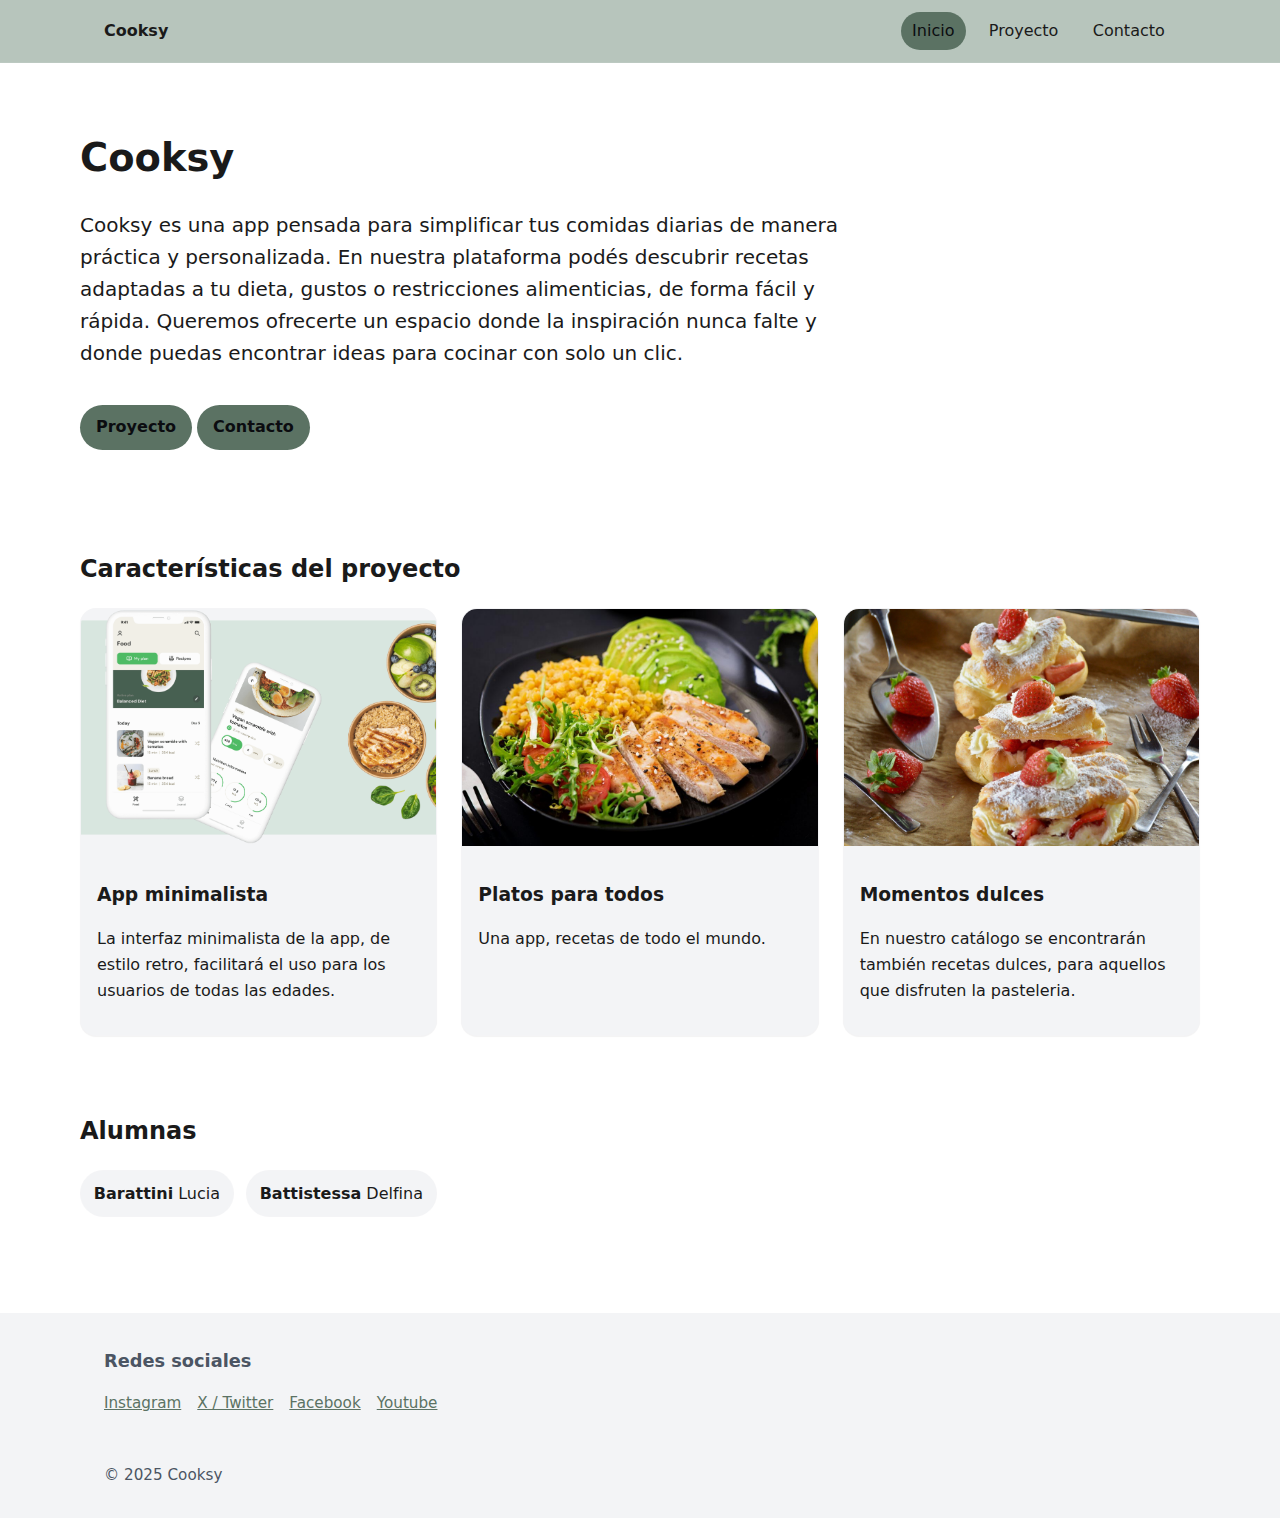
<file: index.html>
<!doctype html>
<html lang="es">
<head>
  <meta charset="utf-8">
  <meta name="viewport" content="width=device-width, initial-scale=1">
  <title>Sobre Cooksy</title>
  <meta name="description" content="Sobre Cooksy">
  <link rel="stylesheet" href="css/styles.css">
</head>
<body>
  <a class="skip-link" href="#contenido">Saltar al contenido</a>
  <header class="site-header" role="banner">
    <div class="container">
      <a class="brand" href="index.html">Cooksy</a>
      <nav class="site-nav" aria-label="Principal">
        <ul>
          <li><a href="index.html" aria-current="page">Inicio</a></li>
          <li><a href="proyecto.html">Proyecto</a></li>
          <li><a href="contacto.html">Contacto</a></li>
        </ul>
      </nav>
    </div>
  </header>

  <main id="contenido" tabindex="-1">
    <section class="hero container">
      <h1>Cooksy</h1>
      <p>Cooksy es una app pensada para simplificar tus comidas diarias de manera práctica y personalizada.
        En nuestra plataforma podés descubrir recetas adaptadas a tu dieta, gustos o restricciones alimenticias, de forma fácil y rápida.
        Queremos ofrecerte un espacio donde la inspiración nunca falte y donde puedas encontrar ideas para cocinar con solo un clic.</p>
      <a class="button" href="proyecto.html">Proyecto</a>
      <a class="button" href="contacto.html">Contacto</a>
    </section>

    <section class="features container">
      <h2>Características del proyecto</h2>
      <div class="grid">
        <article class="card">
        <img class="card-img" src="assets/app.png" width="600" height="400" alt="Descripcion de la imagen.">
        <div class="card-body">
          <h3>App minimalista</h3>
          <p>La interfaz minimalista de la app, de estilo retro, facilitará el uso para los usuarios de todas las edades.</p>
        </div>
        </article>
        <article class="card">
          <img class="card-img" src="assets/plato.jpg" width="600" height="400" alt="Descripcion de la imagen.">
          <div class="card-body">
            <h3>Platos para todos</h3>
            <p>Una app, recetas de todo el mundo.</p>
          </div>
        </article>
        <article class="card">
          <img class="card-img" src="assets/dulce.jpg" width="600" height="400" alt="Descripcion de la imagen.">
          <div class="card-body">
            <h3>Momentos dulces</h3>
            <p>En nuestro catálogo se encontrarán también recetas dulces, para aquellos que disfruten la pasteleria.</p>
          </div>
        </article>
      </div>
    </section>
    <section Class="social-proof container">
      <h2>Alumnas</h2>
      <ul class="kpis" role="list">
        <li><strong>Barattini</strong> Lucia</li>
        <li><strong>Battistessa</strong> Delfina</li>
      </ul>
    </section>
  </main>

  <footer class="site-footer">
    <div class="container">
      <h3> Redes sociales</h3>
      <ul class="social-links">
        <li><a href="https://www.instagram.com/" aria-label="Instagram">Instagram</a></li>
        <li><a href="https://x.com/" aria-label="X">X / Twitter</a></li>
        <li><a href="https://www.facebook.com/" aria-label="Facebook">Facebook</a></li>
        <li><a href="https://www.youtube.com/" aria-label="Youtube">Youtube</a></li>
      </ul>
    </div>
    <div class="container">
      <p>© <span id="anio">2025</span> Cooksy <span class="u-visually-hidden">Todos los derechos reservados.</span></p>
    </div>
  </footer>
</body>
</html>
</file>
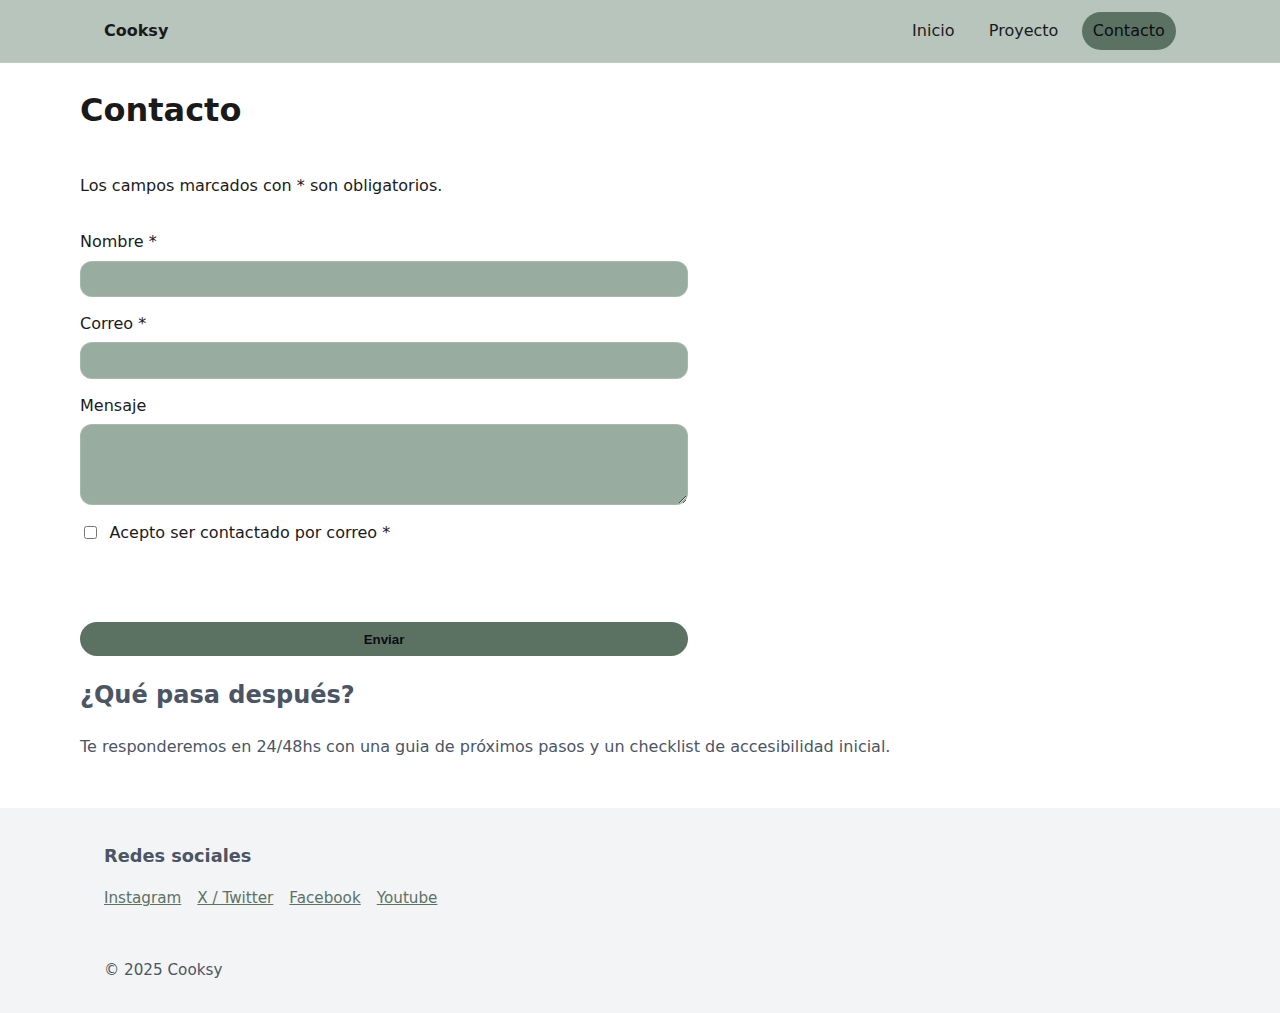
<file: contacto.html>
<!doctype html>
<html lang="es">
<head>
  <meta charset="utf-8">
  <meta name="viewport" content="width=device-width, initial-scale=1">
  <title>Mini sitio · Contacto</title>
  <meta name="description" content="Formulario accesible de contacto.">
  <link rel="stylesheet" href="css/styles.css">
</head>
<body>
  <a class="skip-link" href="#contenido">Saltar al contenido</a>
  <header class="site-header" role="banner">
    <div class="container">
      <a class="brand" href="index.html">Cooksy</a>
      <nav class="site-nav" aria-label="Principal">
        <ul>
          <li><a href="index.html">Inicio</a></li>
          <li><a href="proyecto.html">Proyecto</a></li>
          <li><a href="contacto.html" aria-current="page">Contacto</a></li>
        </ul>
      </nav>
    </div>
  </header>

  <main id="contenido" tabindex="-1">
    <section class="container">
          <div class="contact-form">
          <h1>Contacto</h1>
          <div class="wrap-form">
          <form class="form" id="contactForm" aria-describedby="ayuda-form">
            <p id="ayuda-form">Los campos marcados con <span aria-hidden="true">*</span> son obligatorios.</p>

            <div class="form-control">
              <label for="nombre">Nombre <span aria-hidden="true">*</span></label>
              <input id="nombre" name="nombre" type="text" required autocomplete="name">
            </div>

            <div class="form-control">
              <label for="email">Correo <span aria-hidden="true">*</span></label>
              <input id="email" name="email" type="email" required autocomplete="email">
            </div>

            <div class="form-control">
              <label for="mensaje">Mensaje</label>
              <textarea id="mensaje" name="mensaje" rows="4"></textarea>
            </div>

            <div class="form-control form-check">
              <input id="acepto" name="acepto" type="checkbox" required>
              <label for="acepto">Acepto ser contactado por correo <span aria-hidden= "true">*</span></label>
            </div>

            <p id="form-status" aria-live="polite"> </p>
            <button class="button" id="submitButton" type="submit">Enviar</button>
          </form>
        </div>
        </div>
    </section>

    <aside class="container note">
      <h2>¿Qué pasa después?</h2>
      <p>Te responderemos en 24/48hs con una guia de próximos pasos y un checklist de accesibilidad inicial.</p>
    </aside>

    <script src="js/form.js" defer></script>

  </main>

 <footer class="site-footer">
  <div class="container">
      <h3> Redes sociales</h3>
      <ul class="social-links">
         <li><a href="https://www.instagram.com/" aria-label="Instagram">Instagram</a></li>
        <li><a href="https://x.com/" aria-label="X">X / Twitter</a></li>
        <li><a href="https://www.facebook.com/" aria-label="Facebook">Facebook</a></li>
        <li><a href="https://www.youtube.com/" aria-label="Youtube">Youtube</a></li>
      </ul>
    </div>
    <div class="container">
      <p>© <span id="anio">2025</span> Cooksy <span class="u-visually-hidden">Todos los derechos reservados.</span></p>
    </div>
  </footer>
</body>
</html>
</file>
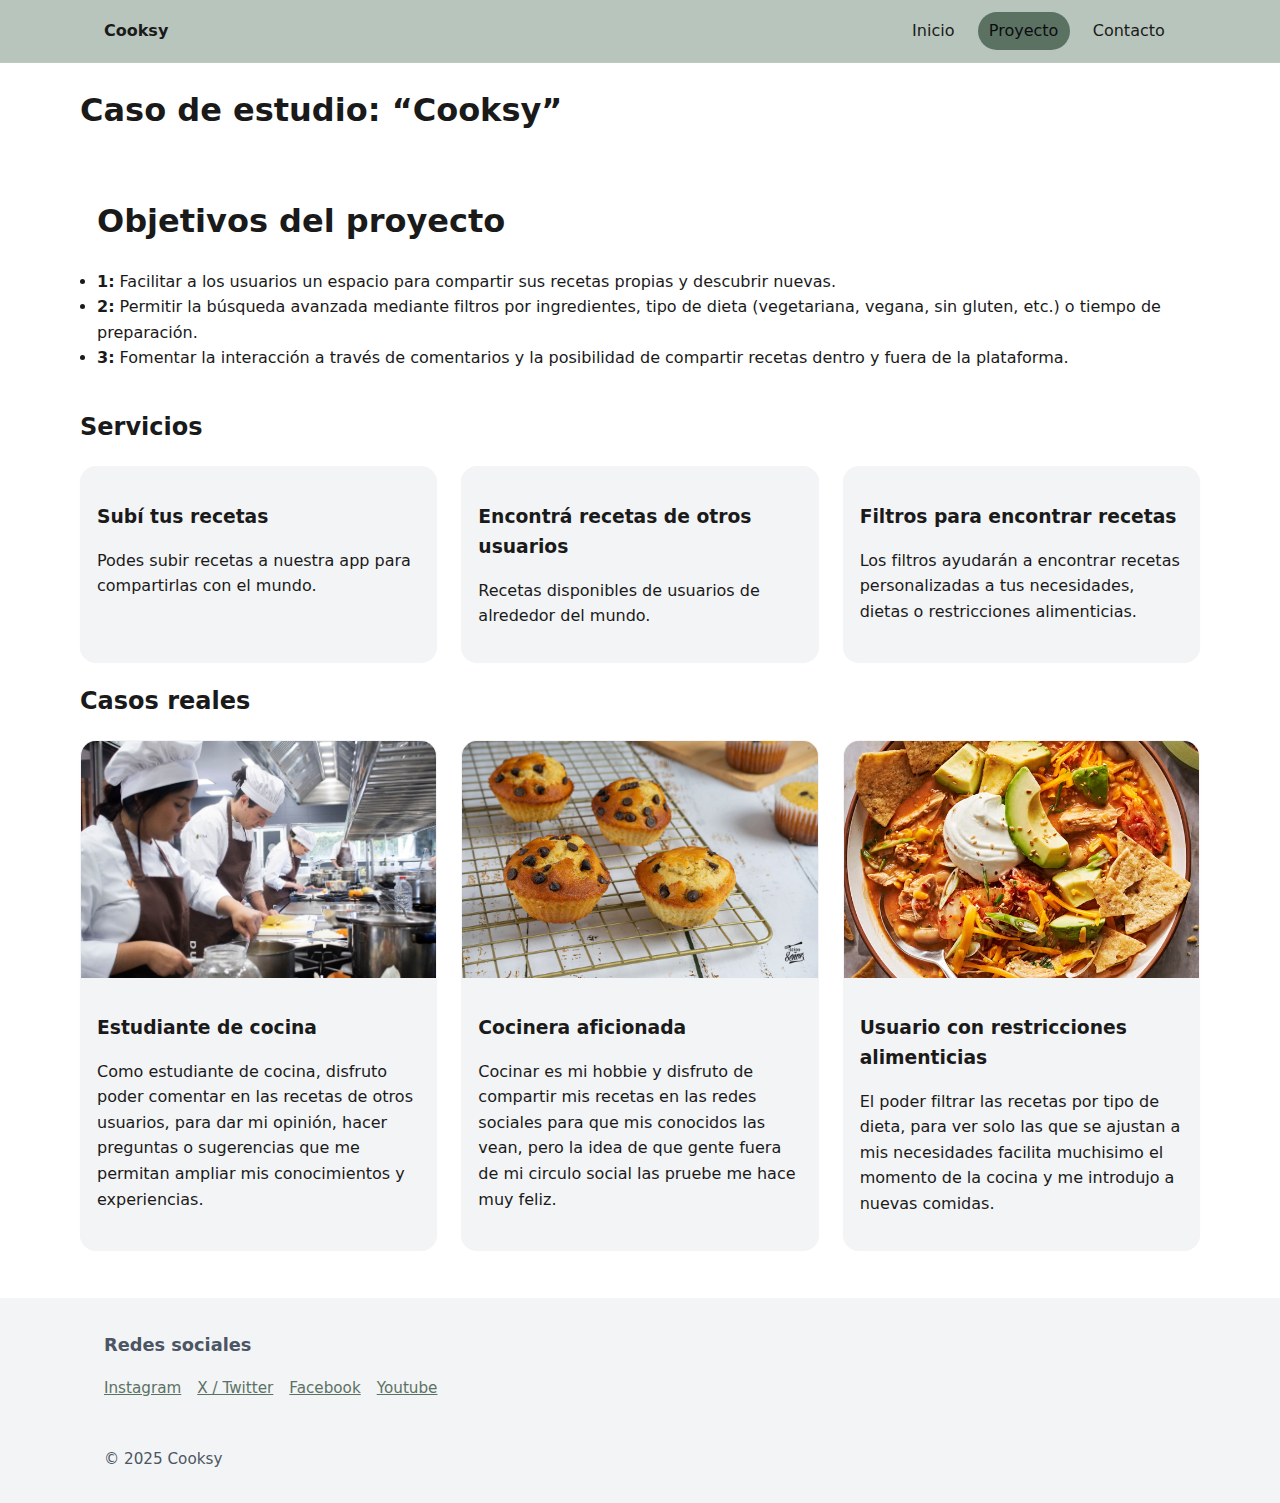
<file: proyecto.html>
<!doctype html>
<html lang="es">
<head>
  <meta charset="utf-8">
  <meta name="viewport" content="width=device-width, initial-scale=1">
  <title>Sobre Cooksy</title>
  <meta name="description" content="Sobre Cooksy">
  <link rel="stylesheet" href="css/styles.css">
</head>
<body>
  <a class="skip-link" href="#contenido">Saltar al contenido</a>
  <header class="site-header" role="banner">
    <div class="container">
      <a class="brand" href="index.html">Cooksy</a>
      <nav class="site-nav" aria-label="Principal">
        <ul>
          <li><a href="index.html">Inicio</a></li>
          <li><a href="proyecto.html" aria-current="page">Proyecto</a></li>
          <li><a href="contacto.html">Contacto</a></li>
        </ul>
      </nav>
    </div>
  </header>

  <main id="contenido" tabindex="-1">

    <header class="page-header container">
      <h1>Caso de estudio: “Cooksy”</h1>
    </header>

    <section class="container trace">
      <h1>Objetivos del proyecto</h1>
        <li><strong>1:</strong> Facilitar a los usuarios un espacio para compartir sus recetas propias y descubrir nuevas.</li>
        <li><strong>2:</strong> Permitir la búsqueda avanzada mediante filtros por ingredientes, tipo de dieta (vegetariana, vegana, sin gluten, etc.) o tiempo de preparación.</li>
        <li><strong>3:</strong> Fomentar la interacción a través de comentarios y la posibilidad de compartir recetas dentro y fuera de la plataforma.</li>
      </ul>
    </section>
    <section class="container" aria-labelledby="servicios">
      <h2 id="servicios">Servicios</h2>
      <div class="grid grid-3">
        <article class="card">
          <div class="card-body">
            <h3>Subí tus recetas</h3>
            <p>Podes subir recetas a nuestra app para compartirlas con el mundo.</p>
          </div>
        </article>
        <article class="card">
          <div class="card-body">
            <h3>Encontrá recetas de otros usuarios</h3>
            <p>Recetas disponibles de usuarios de alrededor del mundo.</p>
          </div>
        </article>
        <article class="card">
          <div class="card-body">
            <h3>Filtros para encontrar recetas</h3>
            <p>Los filtros ayudarán a encontrar recetas personalizadas a tus necesidades, dietas o restricciones alimenticias.</p>
          </div>
        </article>
      </div>
    </section>


    <section class="container">
      <h2>Casos reales</h2>
      <div class="grid grid-3">
        <article class="card">
          <img class="card-img" src="assets/estudiantes.jpg" width="600" height="400" alt="Descripción breve de la imagen 1.">
          <div class="card-body">
            <h3>Estudiante de cocina</h3>
            <p>Como estudiante de cocina, disfruto poder comentar en las recetas de otros usuarios, para dar mi opinión, hacer preguntas o sugerencias que me permitan ampliar mis conocimientos
              y experiencias. 
            </p>
          </div>
        </article>
        <article class="card">
          <img class="card-img" src="assets/muffins.jpg" width="600" height="400" alt="Descripción breve de la imagen 2.">
          <div class="card-body">
            <h3>Cocinera aficionada</h3>
            <p>Cocinar es mi hobbie y disfruto de compartir mis recetas en las redes sociales para que mis conocidos las vean, pero la idea de que gente fuera de mi circulo social las pruebe me hace muy feliz.</p>
          </div>
        </article>
        <article class="card">
          <img class="card-img" src="assets/notacc.avif" width="600" height="400" alt="Descripción breve de la imagen 3.">
          <div class="card-body">
            <h3>Usuario con restricciones alimenticias</h3>
            <p>El poder filtrar las recetas por tipo de dieta, para ver solo las que se ajustan a mis necesidades facilita muchisimo el momento de la cocina y me introdujo a nuevas comidas.</p>
          </div>
        </article>
      </div>
    </section>
  </main>

  <footer class="site-footer">
    <div class="container">
      <h3> Redes sociales</h3>
      <ul class="social-links">
        <li><a href="https://www.instagram.com/" aria-label="Instagram">Instagram</a></li>
        <li><a href="https://x.com/" aria-label="X">X / Twitter</a></li>
        <li><a href="https://www.facebook.com/" aria-label="Facebook">Facebook</a></li>
        <li><a href="https://www.youtube.com/" aria-label="Youtube">Youtube</a></li>
      </ul>
    </div>
    <div class="container">
      <p>© <span id="anio">2025</span> Cooksy <span class="u-visually-hidden">Todos los derechos reservados.</span></p>
    </div>
  </footer>
</body>
</html>
</file>
<file: css/styles.css>
/* ===== Variables y ajustes base ===== */
:root{
  --bg: #0b0c10;
  --text: #e6edf3;
  --muted: #9fb1c1;
  --brand: #7cd4fd;
  --surface: #15171c;
  --focus: #ffd76a;
  --radius: 16px;
  --maxw: 70rem;
  --space: clamp(1rem, 2.5vw, 1.5rem);
  --fs-1: clamp(1.25rem, 3vw, 1.75rem);
  --fs-2: clamp(1rem, 2vw, 1.25rem);
}

@media (prefers-color-scheme: light){
  :root{
    --bg:#ffffff;
    --text:#1a1a1a;
    --muted:#4b5563;
    --brand:#2563eb;
    --surface:#f3f4f6;
    --focus:#b45309;
    --ok:green;
    --danger:red; 
  }
}

*{ box-sizing:border-box; }
html:focus-within{ scroll-behavior:smooth; }
body{
  margin:0;
  font-family: system-ui, -apple-system, Segoe UI, Roboto, Ubuntu, Cantarell, Noto Sans, Arial, 'Apple Color Emoji','Segoe UI Emoji';
  line-height:1.6;
  background:var(--bg);
  color:var(--text);
}

img{ max-width:100%; height:auto; display:block; }
a{ color:var(--brand); }
a:focus-visible, button:focus-visible, input:focus-visible, textarea:focus-visible{
  outline: 3px solid var(--focus);
  outline-offset: 2px;
}

.u-visually-hidden{
  position:absolute !important;
  width:1px;height:1px;
  padding:0;margin:-1px; overflow:hidden; clip:rect(0 0 0 0); white-space:nowrap; border:0;
}
.u-aria-hidden{ letter-spacing:.02em; }

/* ===== Layout ===== */
.container{ width:min(100% - 2*var(--space), var(--maxw)); margin-inline:auto; }
.site-header{
  background: #b7c5bc; border-bottom:1px solid rgba(255,255,255,.08);
  white-space: nowrap;
}
.site-header .container{
  display:flex; gap:var(--space); align-items:center; justify-content:space-between;
  padding: .75rem var(--space);
}
.brand{ font-weight:700; text-decoration:none; color:var(--text); }

.site-nav ul{ list-style:none; display:flex; gap:.75rem; margin:0; padding:0; }
.site-nav a{
  display:inline-block; padding:.4rem .7rem; border-radius:999px; text-decoration:none; color:var(--text);
}
.site-nav a[aria-current="page"]{
  background: #5b7263; color:#0b0c10;
}

.skip-link{
  position:absolute; left:-10000px; top:auto; width:1px; height:1px; overflow:hidden;
}
.skip-link:focus{
  position:static; width:auto; height:auto; display:inline-block; margin: .5rem; padding:.5rem .75rem;
  background:var(--focus); color:#000;
}

.hero{ padding: clamp(2rem, 8vw, 4rem) 0; }
.hero h1{ font-size: clamp(1.8rem, 4vw, 2.4rem); margin:0 0 .5rem; }
.hero p{ font-size: var(--fs-2); max-width: 60ch; }
.button{
  display:inline-block; margin-top:1rem; padding:.6rem 1rem; border-radius:999px; border:0;
  background:#5b7263; color:#0b0c10; text-decoration:none; font-weight:600;
}

h3 {
   margin-bottom: 7px;
}

.features{ padding: 1rem 0 2.5rem; }
.grid{
  display:grid; gap: var(--space);
  grid-template-columns: 1fr;
}
@media (min-width: 720px){
.grid{ grid-template-columns: repeat(3, 1fr); }
}
.grid-3{ grid-template-columns: repeat(auto-fit, minmax(220px, 1fr)); }

.card{
  background: var(--surface); border:1px solid rgba(255,255,255,.08); border-radius: var(--radius);
  overflow:hidden; box-shadow: 0 1px 1px rgba(0,0,0,.05);
}
.card-body{ padding: 1rem; }

.card-img{
  inline-size: 100%;
  aspect-ratio: 3 / 2;
  object-fit: cover;
}

.page-header .lede{ color: var(--muted); max-width: 65ch; }
.trace {
    background: rgba(255, 255, 255, .03);
    border: 1px solid rgba(255, 255, 255, .08);
    padding: 1rem;
    border-radius: var(--radius);
}

/* KPIs */
/* esto ver como lo hacemos laburo */
.social-proof{ padding: 1rem 0 2rem; }
.kpis{ display:flex; flex-wrap:wrap; gap:.75rem; padding-left:0; list-style:none; }
.kpis li{ background: var(--surface); border:1px solid rgba(255,255,255,.08); padding:.6rem .8rem; border-radius:999px; }

/* Secciones */
.site-footer{ margin-top: 3rem; background: var(--surface); }
.site-footer .container{ padding:1rem var(--space); color:var(--muted); font-size:.95rem; }
.social-links{
  list-style:none;
  display:flex;
  gap:1rem;
  padding:0;
  margin:1rem 0 0;
}

.social-links a{
  color:#5b7263;
  transition: color 0.3s ease;
}

.social-links a:hover {
  color:#0d2214;
}

/* ===== Form ===== */
.form-layout{display: flex; justify-content:center}
.form{ display:grid; gap: .9rem; max-width: 38rem; }
.form-control{ display:grid; gap:.35rem; }
.form-check {grid-template-columns: 1.25rem auto; align-items:center; gap:.6rem;}
input, textarea{
  padding:.6rem .75rem; border-radius: .75rem; border:1px solid rgba(255,255,255,.15); background: #99aca0; color: var(--text);
}
input:focus-visible, textarea:focus-visible{ outline-color: var(--brand); }
input [type="checkbox"]{ inline-size:1.25rem; block-size:1.25rem;}
.note {color:var(--muted);}

/* ===== Utilities ===== */
code{ background: rgba(255,255,255,.07); padding:.1rem .3rem; border-radius:.35rem; }

/* ===== Status de form ====*/
.status-ok{color:var(--ok)}
.status-error{color:var(--danger)}
button{padding:.6rem 1rem;border:0;background:var(--brand);color:white;border-radius:999px; cursor:pointer}
button[disabled]{opacity:6;cursor:not-allowed}
  .visually-hidden{position:absolute !important; height:1px;width:1px;overflow:hidden;clip:rect(1px,1px,1px,1px);white-space:nowrap;border:0;padding:0;margin:-1px}
</file>
